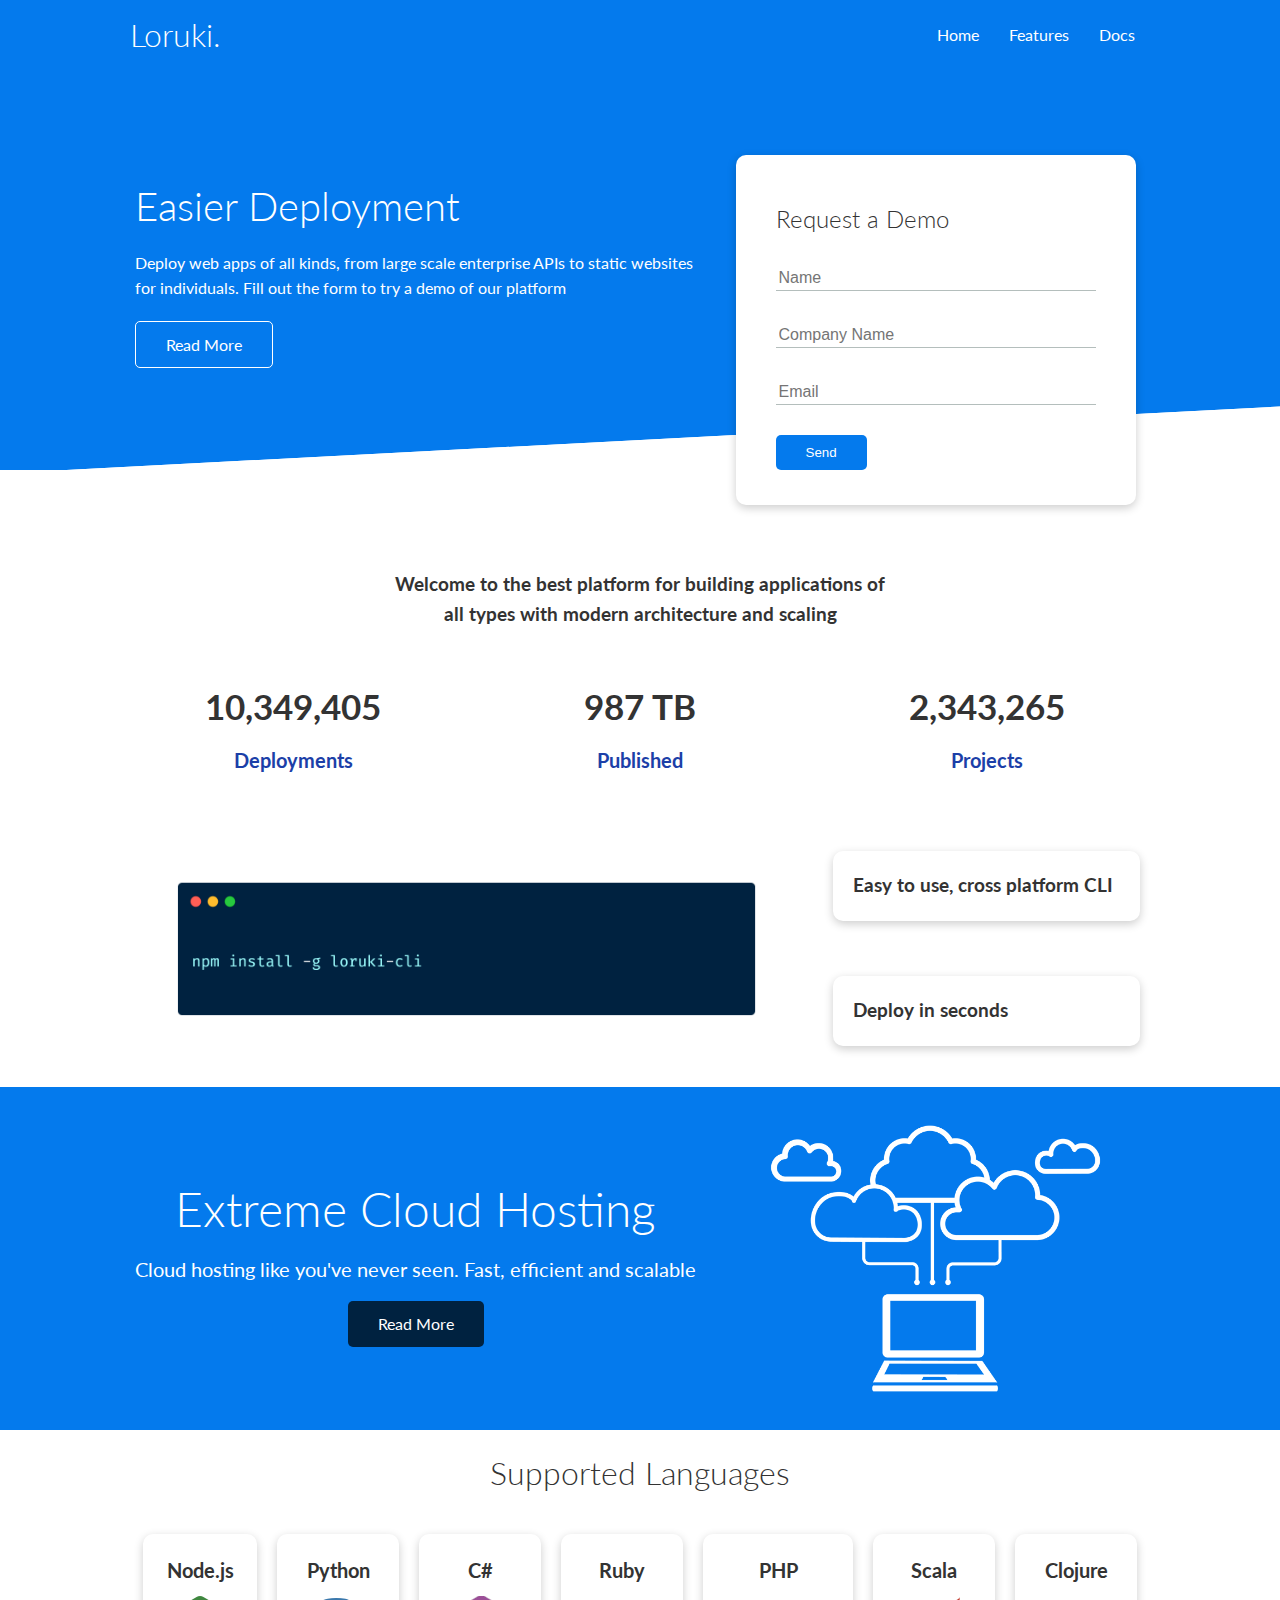
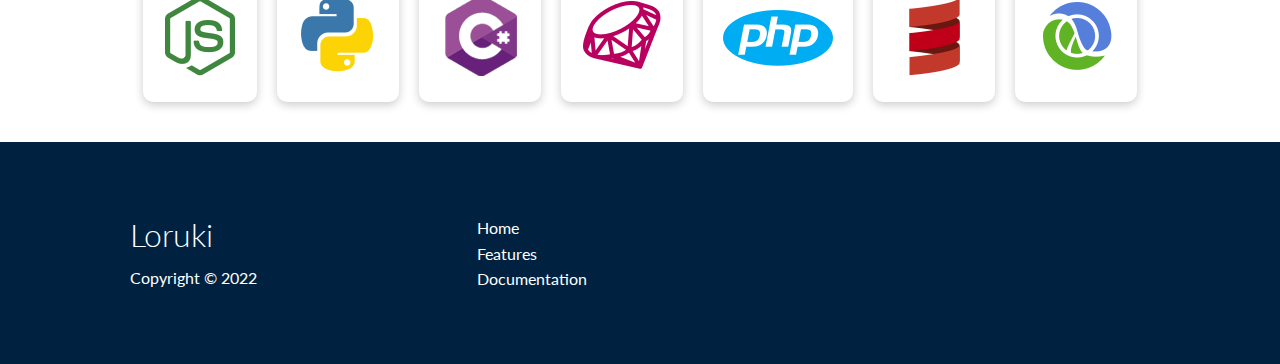
<file: index.html>
<!DOCTYPE html>
<html lang="en">
<head>
    <meta charset="UTF-8">
    <meta http-equiv="X-UA-Compatible" content="IE=edge">
    <meta name="viewport" content="width=device-width, initial-scale=1.0">
    <link rel="stylesheet" href="https://cdnjs.cloudflare.com/ajax/libs/font-awesome/6.1.1/css/all.min.css" integrity="sha512-KfkfwYDsLkIlwQp6LFnl8zNdLGxu9YAA1QvwINks4PhcElQSvqcyVLLD9aMhXd13uQjoXtEKNosOWaZqXgel0g==" crossorigin="anonymous" referrerpolicy="no-referrer" />
    <link rel="stylesheet" href="css/utilities.css">
    <link rel="stylesheet" href="css/style.css">
    <title>Loruki | Cloud Hosting For Everyone</title>
</head>
<body>
    <!-- Navbar-->
    <div class="navbar">
        <div class="container flex">
            <h1 class="logo">Loruki.</h1>
            <nav>
                <ul>
                    <li><a href="index.html">Home</a></li>
                    <li><a href="features.html">Features</a></li>
                    <li><a href="docs.html">Docs</a></li>
                </ul>
            </nav>
        </div>
    </div>

    <!-- Showcase-->
    <section class="showcase">
        <div class="container grid">
            <div class="showcase-text">
                <h1>Easier Deployment</h1>
                <p>Deploy web apps of all kinds, from large scale enterprise APIs to static websites for individuals. Fill out the form to try a demo of our platform</p>
                <a href="features.html" class="btn btn-outline">Read More</a>
            </div>

            <div class="showcase-form card">
                <h2>Request a Demo</h2>
                <form>
                    <div class="form-control">
                        <input type="text" name="name" placeholder="Name" required>
                    </div>
                    <div class="form-control">
                        <input type="text" name="company" placeholder="Company Name" required>
                    </div>
                    <div class="form-control">
                        <input type="email" name="email" placeholder="Email" required>
                    </div>
                    <input type="submit" value="Send" class="btn btn-primary">
                </form>
            </div>
        </div>
    </section>

    <!-- Stats -->
    <section class="stats">
        <div class="container">
            <h3 class="stats-heading text-center my-1">
                Welcome to the best platform for building applications of all types with modern architecture and scaling
            </h3>
            <div class="grid grid-3 text-center my-4">
                <div>
                    <i class="fas fa-server fa-3x"></i>
                    <h3>10,349,405</h3>
                    <p class="text-secondary">Deployments</p>
                </div>
                <div>
                    <i class="fas fa-upload fa-3x"></i>
                    <h3>987 TB</h3>
                    <p class="text-secondary">Published</p>
                </div>
                <div>
                    <i class="fas fa-project-diagram fa-3x"></i>
                    <h3>2,343,265</h3>
                    <p class="text-secondary">Projects</p>
                </div>
            </div>
        </div>
    </section>

    <!-- Cli -->
    <section class="cli">
        <div class="container grid">
            <img src="images/cli.png" alt="">
            <div class="card">
                <h3>Easy to use, cross platform CLI</h3>
            </div>
            <div class="card">
                <h3>Deploy in seconds</h3>
            </div>
        </div>
    </section>

    <!-- Cloud -->
    <section class="cloud bg-primary my-2 py-2">
        <div class="container grid">
            <div class="text-center">
                <h2 class="lg">Extreme Cloud Hosting</h2>
                <p class="lead my-1">Cloud hosting like you've never seen. Fast, efficient and scalable</p>
                <a href="features.html" class="btn btn-dark">Read More</a>
            </div>
            <img src="images/cloud.png" alt="">
        </div>
    </section>

    <!-- Languages -->
    <section class="languages">
        <h2 class="md text-center my-2">
            Supported Languages
        </h2>
        <div class="container flex">
            <div class="card">
                <h4>Node.js</h4>
                <img src="images/logos/node.png" alt="">
            </div>
            <div class="card">
                <h4>Python</h4>
                <img src="images/logos/python.png" alt="">
            </div>
            <div class="card">
                <h4>C#</h4>
                <img src="images/logos/csharp.png" alt="">
            </div>
            <div class="card">
                <h4>Ruby</h4>
                <img src="images/logos/ruby.png" alt="">
            </div>
            <div class="card">
                <h4>PHP</h4>
                <img src="images/logos/php.png" alt="">
            </div>
            <div class="card">
                <h4>Scala</h4>
                <img src="images/logos/scala.png" alt="">
            </div>
            <div class="card">
                <h4>Clojure</h4>
                <img src="images/logos/clojure.png" alt="">
            </div>
        </div>
    </section>

    <!-- Footer -->
    <footer class="footer bg-dark py-5">
        <div class="container grid grid-3">
            <div>
                <h1>Loruki</h1>
                <p>Copyright &copy; 2022</p>
            </div>
            <nav>
                <ul>
                    <li><a href="index.html">Home</a></li>
                    <li><a href="features.html">Features</a></li>
                    <li><a href="docs.html">Documentation</a></li>
                </ul>
            </nav>
            <div class="social">
                <a href="#"><i class="fab fa-github fa-2x"></i></a>
                <a href="#"><i class="fab fa-facebook fa-2x"></i></a>
                <a href="#"><i class="fab fa-instagram fa-2x"></i></a>
                <a href="#"><i class="fab fa-twitter fa-2x"></i></a>
            </div>
        </div>
    </footer>
</body>
</html>
</file>
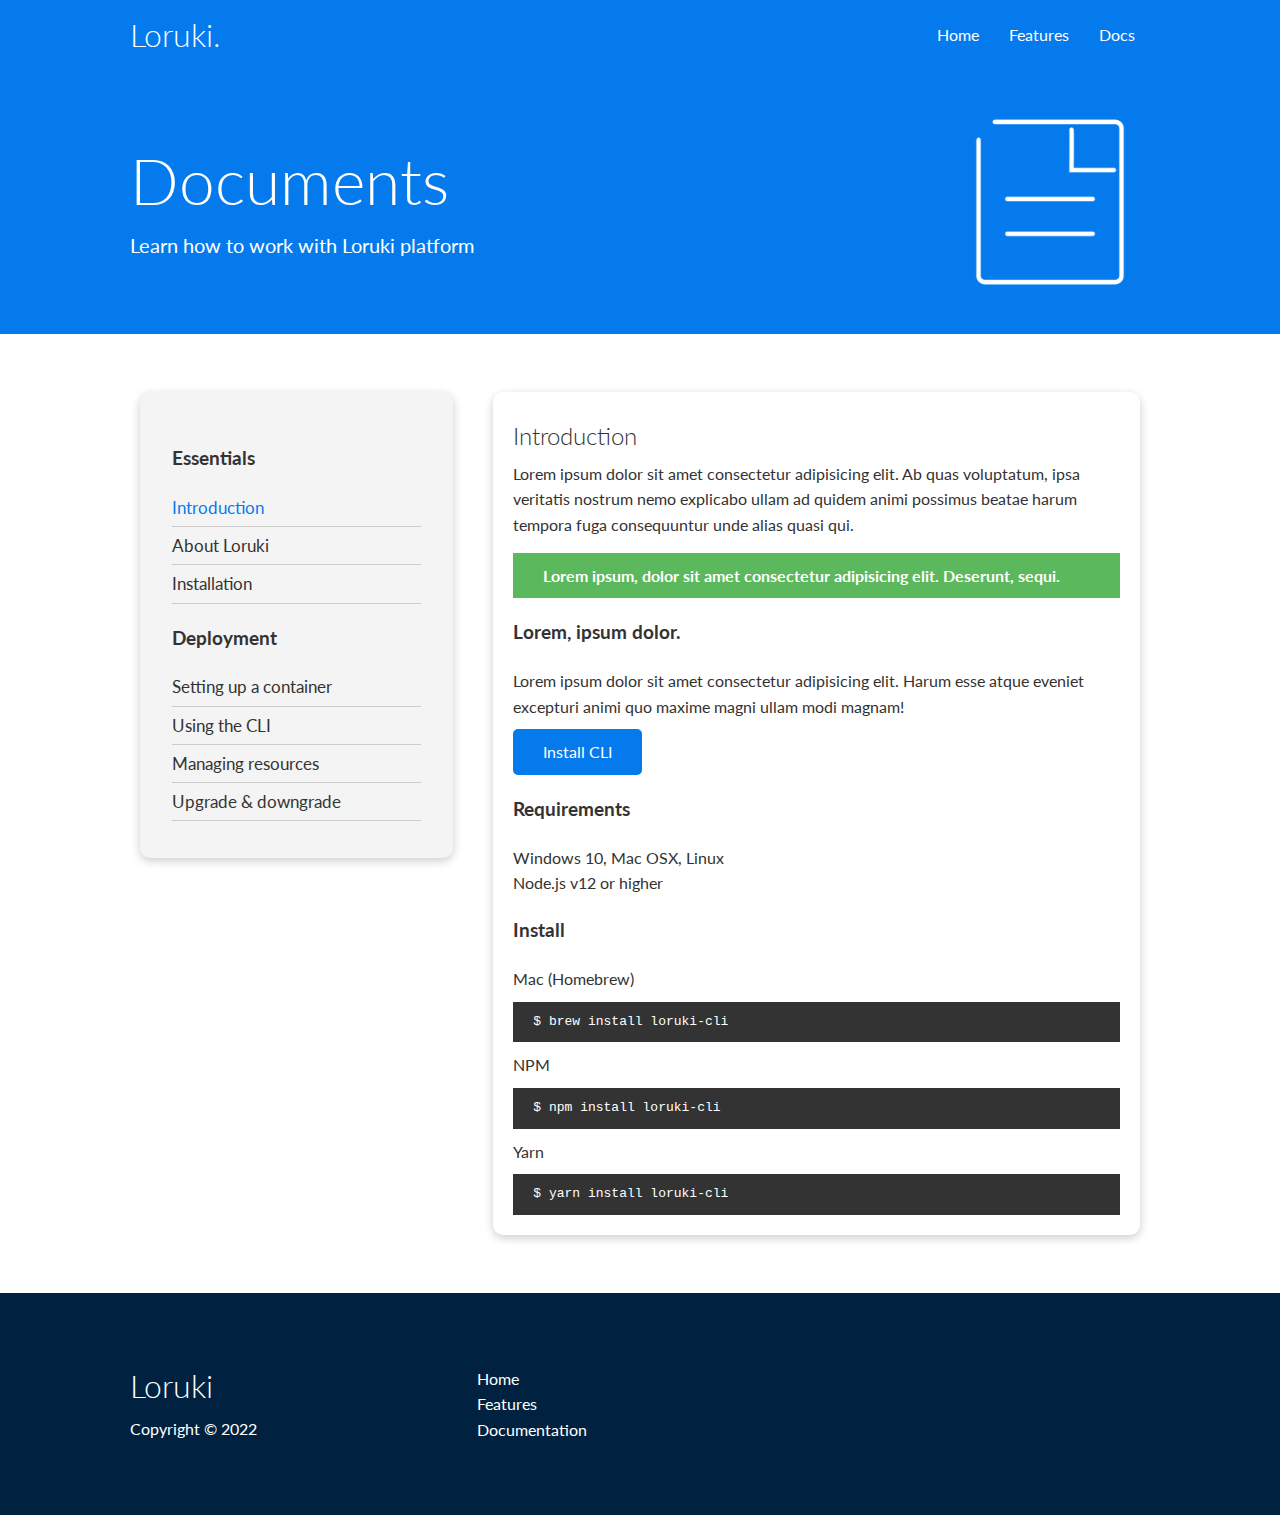
<file: docs.html>
<!DOCTYPE html>
<html lang="en">
<head>
    <meta charset="UTF-8">
    <meta http-equiv="X-UA-Compatible" content="IE=edge">
    <meta name="viewport" content="width=device-width, initial-scale=1.0">
    <link rel="stylesheet" href="https://cdnjs.cloudflare.com/ajax/libs/font-awesome/6.1.1/css/all.min.css" integrity="sha512-KfkfwYDsLkIlwQp6LFnl8zNdLGxu9YAA1QvwINks4PhcElQSvqcyVLLD9aMhXd13uQjoXtEKNosOWaZqXgel0g==" crossorigin="anonymous" referrerpolicy="no-referrer" />
    <link rel="stylesheet" href="css/utilities.css">
    <link rel="stylesheet" href="css/style.css">
    <title>Loruki | Cloud Hosting For Everyone</title>
</head>
<body>
    <!-- Navbar-->
    <div class="navbar">
        <div class="container flex">
            <h1 class="logo">Loruki.</h1>
            <nav>
                <ul>
                    <li><a href="index.html">Home</a></li>
                    <li><a href="features.html">Features</a></li>
                    <li><a href="docs.html">Docs</a></li>
                </ul>
            </nav>
        </div>
    </div>

    <!-- Head -->
    <section class="docs-head bg-primary py-3">
        <div class="container grid">
            <div>
                <h1 class="xl">Documents</h1>
                <p class="lead">
                    Learn how to work with Loruki platform
                </p>
            </div>
            <img src="images/docs.png" alt="">
        </div>
    </section>

    <!-- Docs Main-->
    <section class="docs-main my-4">
        <div class="container grid">
            <div class="card bg-light p-3">
                <h3 class="my-2">Essentials</h3>
                <nav>
                    <ul>
                        <li><a class="text-primary" href="#">Introduction</a></li>
                        <li><a href="#">About Loruki</a></li>
                        <li><a href="#">Installation</a></li>
                    </ul>
                </nav>

                <h3 class="my-2">Deployment</h3>
                <nav>
                    <ul>
                        <li><a href="#">Setting up a container</a></li>
                        <li><a href="#">Using the CLI</a></li>
                        <li><a href="#">Managing resources</a></li>
                        <li><a href="#">Upgrade & downgrade</a></li>
                    </ul>
                </nav>                
            </div>
            <div class="card">
                <h2>Introduction</h2>
                <p>Lorem ipsum dolor sit amet consectetur adipisicing elit. Ab quas voluptatum, ipsa veritatis nostrum nemo explicabo ullam ad quidem animi possimus beatae harum tempora fuga consequuntur unde alias quasi qui.</p>
                
                <div class="alert alert-success">
                    <i class="fas fa-info"></i> Lorem ipsum, dolor sit amet consectetur adipisicing elit. Deserunt, sequi.
                </div>
                
                <h3>Lorem, ipsum dolor.</h3>
                <p>Lorem ipsum dolor sit amet consectetur adipisicing elit. Harum esse atque eveniet excepturi animi quo maxime magni ullam modi magnam!</p>
                <a href="#" class="btn btn-primary">Install CLI</a>

                <h3>Requirements</h3>
                <ul>
                    <li>Windows 10, Mac OSX, Linux</li>
                    <li>Node.js v12 or higher</li>
                </ul>

                <h3>Install</h3>
                <p>Mac (Homebrew)</p>
                <pre><code>$ brew install loruki-cli</code></pre>
                <p>NPM</p>
                <pre><code>$ npm install loruki-cli</code></pre>
                <p>Yarn</p>
                <pre><code>$ yarn install loruki-cli</code></pre>

            </div>
        </div>
    </section>



    <!-- Footer -->
    <footer class="footer bg-dark py-5">
        <div class="container grid grid-3">
            <div>
                <h1>Loruki</h1>
                <p>Copyright &copy; 2022</p>
            </div>
            <nav>
                <ul>
                    <li><a href="index.html">Home</a></li>
                    <li><a href="features.html">Features</a></li>
                    <li><a href="docs.html">Documentation</a></li>
                </ul>
            </nav>
            <div class="social">
                <a href="#"><i class="fab fa-github fa-2x"></i></a>
                <a href="#"><i class="fab fa-facebook fa-2x"></i></a>
                <a href="#"><i class="fab fa-instagram fa-2x"></i></a>
                <a href="#"><i class="fab fa-twitter fa-2x"></i></a>
            </div>
        </div>
    </footer>
</body>
</html>
</file>
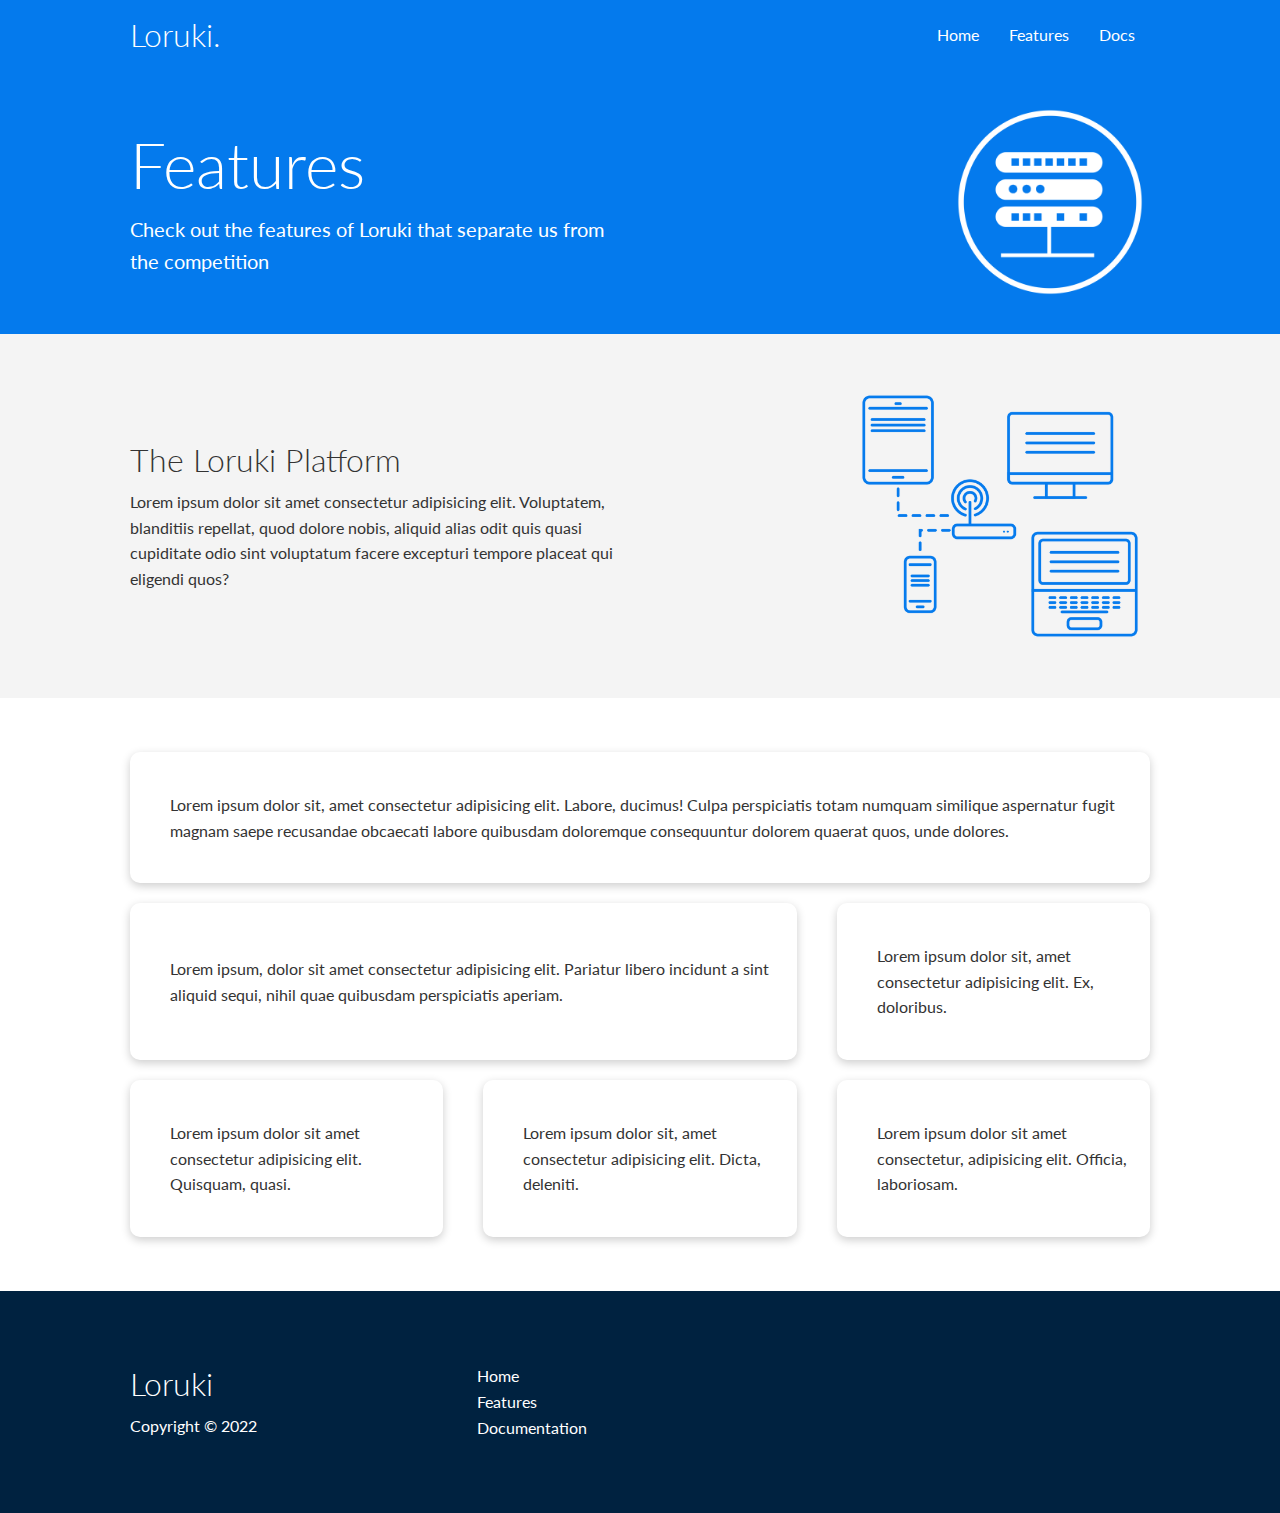
<file: features.html>
<!DOCTYPE html>
<html lang="en">
<head>
    <meta charset="UTF-8">
    <meta http-equiv="X-UA-Compatible" content="IE=edge">
    <meta name="viewport" content="width=device-width, initial-scale=1.0">
    <link rel="stylesheet" href="https://cdnjs.cloudflare.com/ajax/libs/font-awesome/6.1.1/css/all.min.css" integrity="sha512-KfkfwYDsLkIlwQp6LFnl8zNdLGxu9YAA1QvwINks4PhcElQSvqcyVLLD9aMhXd13uQjoXtEKNosOWaZqXgel0g==" crossorigin="anonymous" referrerpolicy="no-referrer" />
    <link rel="stylesheet" href="css/utilities.css">
    <link rel="stylesheet" href="css/style.css">
    <title>Loruki | Cloud Hosting For Everyone</title>
</head>
<body>
    <!-- Navbar-->
    <div class="navbar">
        <div class="container flex">
            <h1 class="logo">Loruki.</h1>
            <nav>
                <ul>
                    <li><a href="index.html">Home</a></li>
                    <li><a href="features.html">Features</a></li>
                    <li><a href="docs.html">Docs</a></li>
                </ul>
            </nav>
        </div>
    </div>

    <!-- Head -->
    <section class="features-head bg-primary py-3">
        <div class="container grid">
            <div>
                <h1 class="xl">Features</h1>
                <p class="lead">
                    Check out the features of Loruki that separate us from the competition
                </p>
            </div>
            <img src="images/server.png" alt="">
        </div>
    </section>

    <!-- Sub head-->

    <section class="features-sub-head bg-light py-3">
        <div class="container grid">
            <div>
                <h1 class="md">The Loruki Platform</h1>
                <p>
                    Lorem ipsum dolor sit amet consectetur adipisicing elit. Voluptatem, blanditiis repellat, quod dolore nobis, aliquid alias odit quis quasi cupiditate odio sint voluptatum facere excepturi tempore placeat qui eligendi quos?
                </p>
            </div>
            <img src="images/server2.png" alt="">
        </div>        
    </section>

    <section class="features-main my-2">
        <div class="container grid grid-3">
            <div class="card flex">
                <i class="fas fa-server fa-3x"></i>
                <p>Lorem ipsum dolor sit, amet consectetur adipisicing elit. Labore, ducimus! Culpa perspiciatis totam numquam similique aspernatur fugit magnam saepe recusandae obcaecati labore quibusdam doloremque consequuntur dolorem quaerat quos, unde dolores.</p>
            </div>
            <div class="card flex">
                <i class="fas fa-network-wired fa-3x"></i>
                <p>Lorem ipsum, dolor sit amet consectetur adipisicing elit. Pariatur libero incidunt a sint aliquid sequi, nihil quae quibusdam perspiciatis aperiam.</p>
            </div>
            <div class="card flex">
                <i class="fas fa-laptop-code fa-3x"></i>
                <p>Lorem ipsum dolor sit, amet consectetur adipisicing elit. Ex, doloribus.</p>
            </div>
            <div class="card flex">
                <i class="fas fa-database fa-3x"></i>
                <p>Lorem ipsum dolor sit amet consectetur adipisicing elit. Quisquam, quasi.</p>
            </div>
            <div class="card flex">
                <i class="fas fa-power-off fa-3x"></i>
                <p>Lorem ipsum dolor sit, amet consectetur adipisicing elit. Dicta, deleniti.</p>
            </div>
            <div class="card flex">
                <i class="fas fa-upload fa-3x"></i>
                <p>Lorem ipsum dolor sit amet consectetur, adipisicing elit. Officia, laboriosam.</p>
            </div>
            
        </div>
    </section>

    <!-- Footer -->
    <footer class="footer bg-dark py-5">
        <div class="container grid grid-3">
            <div>
                <h1>Loruki</h1>
                <p>Copyright &copy; 2022</p>
            </div>
            <nav>
                <ul>
                    <li><a href="index.html">Home</a></li>
                    <li><a href="features.html">Features</a></li>
                    <li><a href="docs.html">Documentation</a></li>
                </ul>
            </nav>
            <div class="social">
                <a href="#"><i class="fab fa-github fa-2x"></i></a>
                <a href="#"><i class="fab fa-facebook fa-2x"></i></a>
                <a href="#"><i class="fab fa-instagram fa-2x"></i></a>
                <a href="#"><i class="fab fa-twitter fa-2x"></i></a>
            </div>
        </div>
    </footer>
</body>
</html>
</file>
<file: css/utilities.css>
.container {
    max-width: 1100px;
    margin: 0 auto;
    overflow: auto;
    padding: 0 40px;
}

.card {
    background-color: #fff;
    color: #333;
    border-radius: 10px;
    box-shadow: 0 3px 10px rgba(0, 0, 0, 0.2);
    padding: 20px;
    margin: 10px;
    
}

.btn {
    display: inline-block;
    padding: 10px 30px;
    cursor: pointer;
    background: var(--primary-color);
    color: #fff;
    border: none;
    border-radius: 5px;
}

.btn-outline {
    background-color: transparent;
    border: 1px #fff solid;
}

.btn:hover {
    transform: scale(0.98);
}

/* Backgrounds & colored buttons */
.bg-primary, 
.btn-primary {
    background-color: var(--primary-color);
    color: #fff;
}

.bg-secondary, 
.btn-secondary {
    background-color: var(--secondary-color);
    color: #fff;
}

.bg-dark, 
.btn-dark {
    background-color: var(--dark-color);
    color: #fff;
}

.bg-light, 
.btn-light {
    background-color: var(--light-color);
    color: #333;
}

.bg-primary a, 
.btn-primary a,
.bg-secondary a, 
.btn-secondary a,
.bg-dark a, 
.btn-dark a {
    color: #fff;
}

/* Text colors */
.text-primary {
    color: var(--primary-color);
}

.text-secondary {
    color: var(--secondary-color);
}

.text-dark {
    color: var(--dark-color);
}

.text-light {
    color: var(--light-color);
}

/* Text sizes */
.lead {
    font-size: 20px;
}

.sm {
    font-size: 1rem;
}

.md {
    font-size: 2rem;
}

.lg {
    font-size: 3rem;
}

.xl {
    font-size: 4rem;
}


.text-center {
    text-align: center;
}

/* Alert */
.alert {
    background-color: var(--light-color);
    padding: 10px 20px;
    font-weight: bold;
    margin: 15px 0;
}

.alert i {
    margin-right: 10px;
}

.alert-success {
    background-color: var(--success-color);
    color: #fff;
}

.alert-error {
    background-color: var(--error-color);
    color: #fff;
}

.flex {
    display: flex;
    justify-content: center;
    align-items: center;
    height: 100%;
}

.grid {
    display: grid;
    grid-template-columns: repeat(2, 1fr);
    gap: 20px;
    justify-content: center;
    align-items: center;
    height: 100%;
}

.grid-3 {
    grid-template-columns: repeat(3, 1fr);
}


/* Margin */
.my-1 {
    margin: 1rem 0;
}

.my-2 {
    margin: 1.5rem 0;
}

.my-3 {
    margin: 2rem 0;
}

.my-4 {
    margin: 3rem 0;
}

.my-5 {
    margin: 4rem 0;
}


.m-1 {
    margin: 1rem;
}

.m-2 {
    margin: 1.5rem;
}

.m-3 {
    margin: 2rem;
}

.m-4 {
    margin: 3rem;
}

.m-5 {
    margin: 4rem;
}

/* Padding */
.py-1 {
    padding: 1rem 0;
}

.py-2 {
    padding: 1.5rem 0;
}

.py-3 {
    padding: 2rem 0;
}

.py-4 {
    padding: 3rem 0;
}

.py-5 {
    padding: 4rem 0;
}


.p-1 {
    padding: 1rem;
}

.p-2 {
    padding: 1.5rem;
}

.p-3 {
    padding: 2rem;
}

.p-4 {
    padding: 3rem;
}

.p-5 {
    padding: 4rem;
}
</file>
<file: css/style.css>
@import url('https://fonts.googleapis.com/css2?family=Lato:wght@300&display=swap');

:root {
    --primary-color: #047aed;
    --secondary-color: #1c3fa8;
    --dark-color: #002240;
    --light-color: #f4f4f4;
    --success-color: #5cb85c;
    --error-color: #d9534f;   
}

* {
    box-sizing: border-box;
    padding: 0;
    margin: 0;
}

body {
    font-family: 'Lato', sans-serif;
    color: #333;
    line-height: 1.6;
}

ul {
    list-style-type: none;
}

a {
    text-decoration: none;
    color:#333;
}

h1,
h2 {
    font-weight: 300;
    line-height: 1.2;
    margin: 10px 0;
}

p {
    margin: 10px 0;
}

img {
    width: 100%;
}

code, pre {
    background-color: #333;
    color: #fff;
    padding: 10px;
}

/* Navbar */
.navbar {
    background-color: var(--primary-color);
    color: #fff;
    height: 70px;
}

.navbar ul {
    display: flex;
}

.navbar a {
    color: #fff;
    padding: 10px;
    margin: 0 5px;
}

.navbar a:hover {
    border-bottom: 2px #fff solid;
}

.navbar .flex {
    justify-content: space-between; 
}

/* Showcase */
.showcase {
    height: 400px;
    background-color: var(--primary-color);
    color: #fff;
    position: relative;
}

.showcase h1 {
    font-size: 40px;
}

.showcase p {
    margin: 20px 0;
}

.showcase .grid {
    overflow: visible;
    grid-template-columns: 55% auto;
    gap: 30px;
}

.showcase-text {
    animation: slideInFromLeft 1s ease-in;
}

.showcase-form {
    position: relative;
    top: 60px;
    height: 350px;
    width: 400px;
    padding: 40px;
    z-index: 100;
    justify-self: flex-end;
    animation: slideInFromRight 1s ease-in;
}

.showcase-form .form-control {
    margin: 30px 0;
}

.showcase-form input[type='text'],
.showcase-form input[type='email'] {
    border: 0;
    border-bottom: 1px solid #b4bebc;
    width: 100%;
    padding: 3px;
    font-size: 16px;
}

.showcase-form input:focus{
    outline: none;
}

.showcase::before,
.showcase::after {
    content: '';
    position: absolute;
    height: 100px;
    bottom: -70px;
    right: 0;
    left: 0;
    background: #fff;
    transform: skewY(-3deg);
    -webkit-transform: skewY(-3deg);
    -moz-transform: skewY(-3deg);
    -ms-transform: skewY(-3deg);
}

/* Stats */
.stats {
    padding-top: 100px;
    animation: slideInFromBottom 1s ease-in;
}

.stats-heading {
    max-width: 500px;
    margin: auto;
}

.stats .grid h3 {
    font-size: 35px;
}

.stats .grid p {
    font-size: 20px;
    font-weight: bold;
}

/* Cli */
.cli .grid {
    grid-template-columns: repeat(3, 1fr);
    grid-template-rows: repeat(2, 1fr);
}

.cli .grid > *:first-child {
    grid-column: 1 / span 2;
    grid-row: 1 / span 2;
}

/* Cloud */
.cloud .grid {
    grid-template-columns: 4fr 3fr;
}

/* Languages */
.languages .flex {
    flex-wrap: wrap;
}

.languages .card {
    text-align: center;
    margin: 18px 10px 40px;
    transition: transform 0.2s ease-in;
}

.languages .card h4 {
    font-size: 20px;
    margin-bottom: 10px;
}

.languages .card:hover {
    transform: translateY(-15px);
}

/* Features */
.features-head img,
.docs-head img {
    width: 200px;
    justify-self: flex-end;
}

.features-sub-head img {
    width: 300px;
    justify-self: flex-end;
}

.features-main .card > i {
    margin-right: 20px;
}

.features-main .grid{
    padding: 30px;
}

.features-main .grid > *:first-child {
    grid-column: 1 / span 3;
}

.features-main .grid > *:nth-child(2) {
    grid-column: 1 / span 2;
}

/* Docs */
.docs-main h3 {
    margin: 20px 0;
}

.docs-main .grid {
    grid-template-columns: 1fr 2fr;
    align-items: flex-start;
}

.docs-main nav li {
    font-size: 17px;
    padding-bottom: 5px;
    margin-bottom: 5px;
    border-bottom: 1px #ccc solid;
  }

.docs-main a:hover {
    font-weight: bold;
  }

/* Footer */
.footer .social a {
    margin: 0 10px;
}

/* Animations */
@keyframes slideInFromLeft {
    0% {
        transform: translateX(-100%);
    }
    100% {
        transform: translateX(0);
    }
}

@keyframes slideInFromRight {
    0% {
        transform: translateX(100%);
    }
    100% {
        transform: translateX(0);
    }
}

@keyframes slideInFromTop {
    0% {
        transform: translateY(-100%);
    }
    100% {
        transform: translateY(0);
    }
}

@keyframes slideInFromBottom {
    0% {
        transform: translateY(100%);
    }
    100% {
        transform: translateY(0);
    }
}

/* Tablets & under */
@media(max-width: 768px) {
    .grid,
    .showcase .grid,
    .stats .grid,
    .cli .grid,
    .cloud .grid
    .features-main .grid,
    .docs-main .grid {
        grid-template-columns: 1fr;
        grid-template-columns: 1fr;
    }

    .showcase {
        height: auto;
    }

    .showcase-text {
        text-align: center;
        margin-top: 40px;
        animation: slideInFromTop 1s ease-in;
    }

    .showcase-form {
        justify-self: center;
        margin: auto;
        animation: slideInFromBottom 1s ease-in;
    }

    .cli .grid > *:first-child {
        grid-column: 1;
        grid-row: 1;
    }

    .features-head,
    .features-sub-head,
    .docs-head {
        text-align: center;
    }

    .features-head img,
    .features-sub-head img,
    .docs-head img {
        justify-self: center;
    }

    .features-main .grid > *:first-child,
    .features-main .grid > *:nth-child(2) {
        grid-column: 1;
    }

}


/* Mobile */
@media(max-width: 500px) {
    .navbar {
        height: 110px;
    }

    .navbar .flex {
        flex-direction: column;
    }

    .navbar ul {
        padding: 10px;
        background-color: rgba(0, 0, 0, 0.1);
    }
}
</file>
